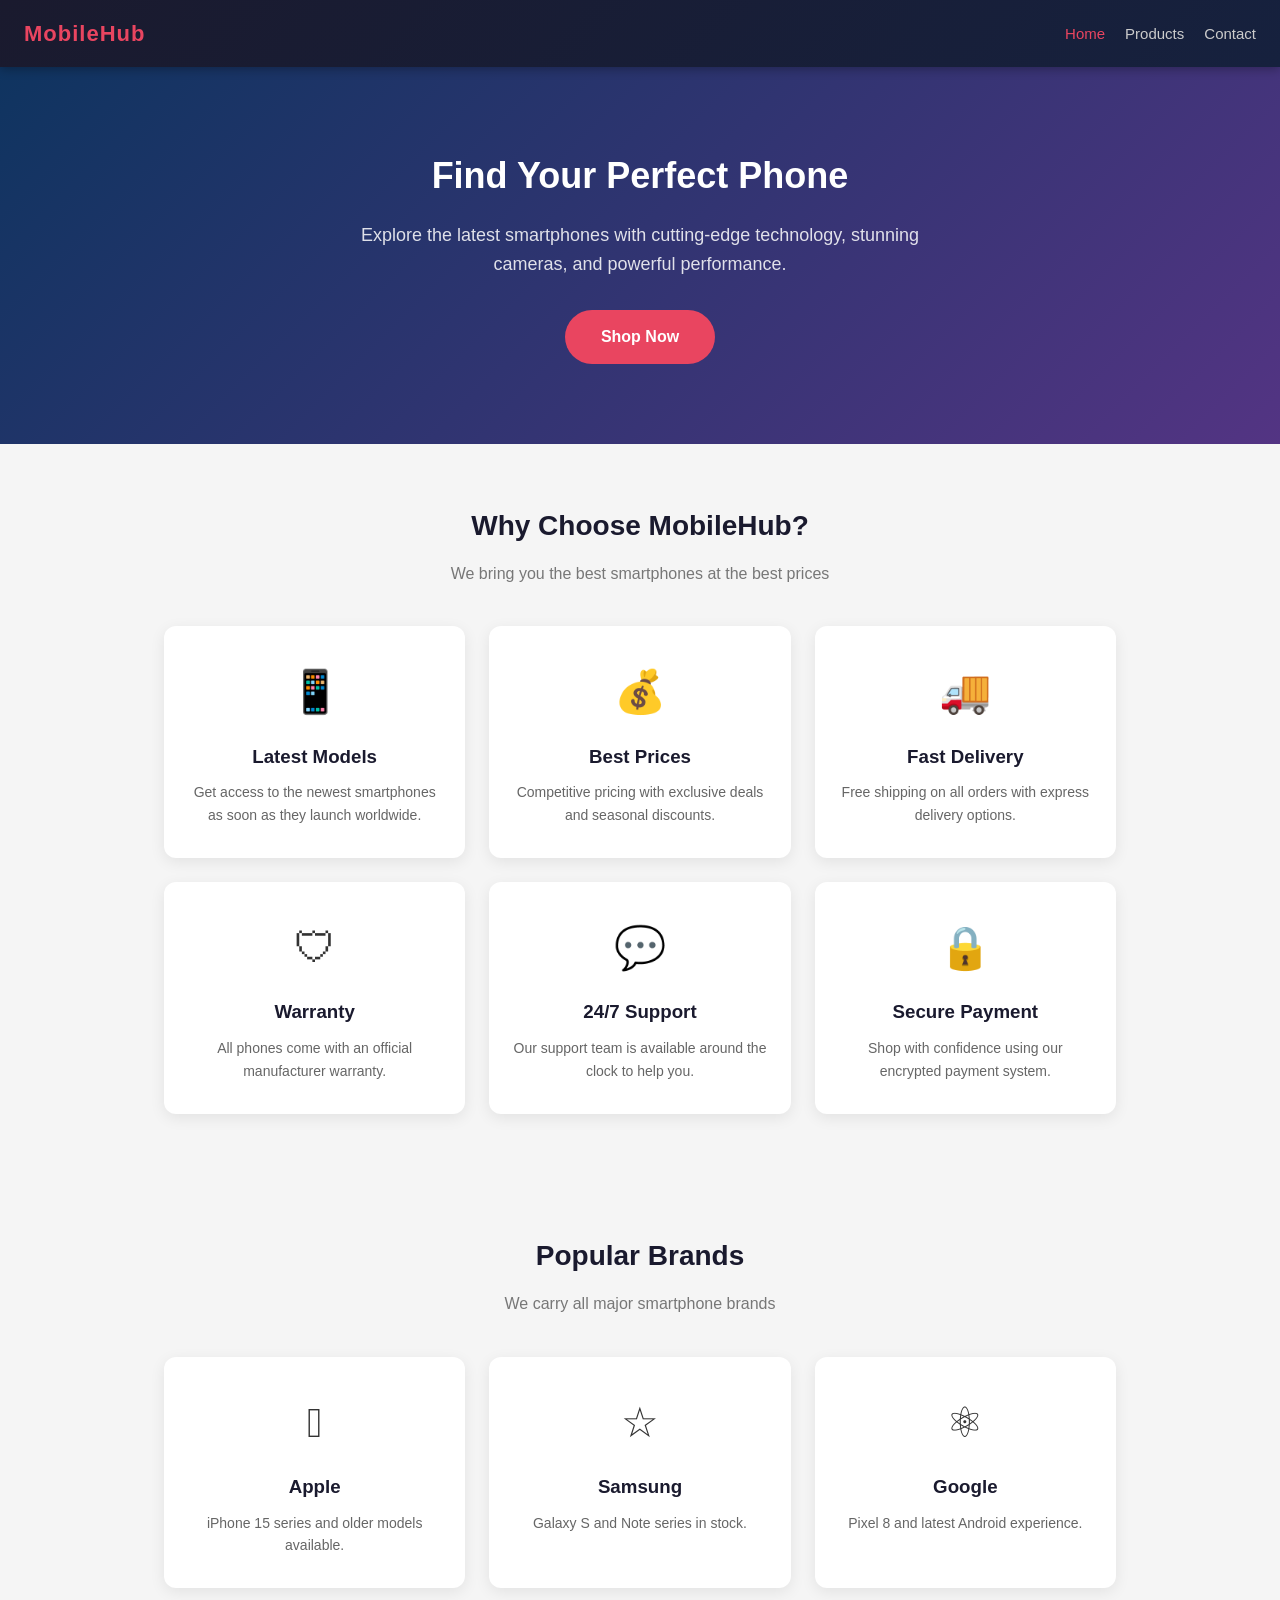
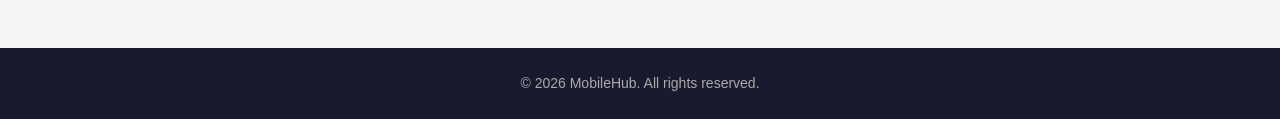
<file: index.html>
<!DOCTYPE html>
<html lang="en">
<head>
    <meta charset="UTF-8">
    <meta name="viewport" content="width=device-width, initial-scale=1.0">
    <title>MobileHub - Home</title>
    <link rel="stylesheet" href="styles.css">
</head>
<body>
    <nav>
        <a href="index.html" class="logo">MobileHub</a>
        <button class="hamburger" onclick="document.querySelector('.nav-links').classList.toggle('open')">
            <span></span><span></span><span></span>
        </button>
        <ul class="nav-links">
            <li><a href="index.html" class="active">Home</a></li>
            <li><a href="products.html">Products</a></li>
            <li><a href="contact.html">Contact</a></li>
        </ul>
    </nav>

    <section class="hero">
        <h1>Find Your Perfect Phone</h1>
        <p>Explore the latest smartphones with cutting-edge technology, stunning cameras, and powerful performance.</p>
        <a href="products.html" class="btn">Shop Now</a>
    </section>

    <section class="section">
        <h2>Why Choose MobileHub?</h2>
        <p class="subtitle">We bring you the best smartphones at the best prices</p>
        <div class="features">
            <div class="feature-card">
                <div class="icon">&#128241;</div>
                <h3>Latest Models</h3>
                <p>Get access to the newest smartphones as soon as they launch worldwide.</p>
            </div>
            <div class="feature-card">
                <div class="icon">&#128176;</div>
                <h3>Best Prices</h3>
                <p>Competitive pricing with exclusive deals and seasonal discounts.</p>
            </div>
            <div class="feature-card">
                <div class="icon">&#128666;</div>
                <h3>Fast Delivery</h3>
                <p>Free shipping on all orders with express delivery options.</p>
            </div>
            <div class="feature-card">
                <div class="icon">&#128737;</div>
                <h3>Warranty</h3>
                <p>All phones come with an official manufacturer warranty.</p>
            </div>
            <div class="feature-card">
                <div class="icon">&#128172;</div>
                <h3>24/7 Support</h3>
                <p>Our support team is available around the clock to help you.</p>
            </div>
            <div class="feature-card">
                <div class="icon">&#128274;</div>
                <h3>Secure Payment</h3>
                <p>Shop with confidence using our encrypted payment system.</p>
            </div>
        </div>
    </section>

    <section class="section">
        <h2>Popular Brands</h2>
        <p class="subtitle">We carry all major smartphone brands</p>
        <div class="features">
            <div class="feature-card">
                <div class="icon">&#63743;</div>
                <h3>Apple</h3>
                <p>iPhone 15 series and older models available.</p>
            </div>
            <div class="feature-card">
                <div class="icon">&#9734;</div>
                <h3>Samsung</h3>
                <p>Galaxy S and Note series in stock.</p>
            </div>
            <div class="feature-card">
                <div class="icon">&#9883;</div>
                <h3>Google</h3>
                <p>Pixel 8 and latest Android experience.</p>
            </div>
        </div>
    </section>

    <footer>
        <p>&copy; 2026 MobileHub. All rights reserved.</p>
    </footer>
</body>
</html>
</file>
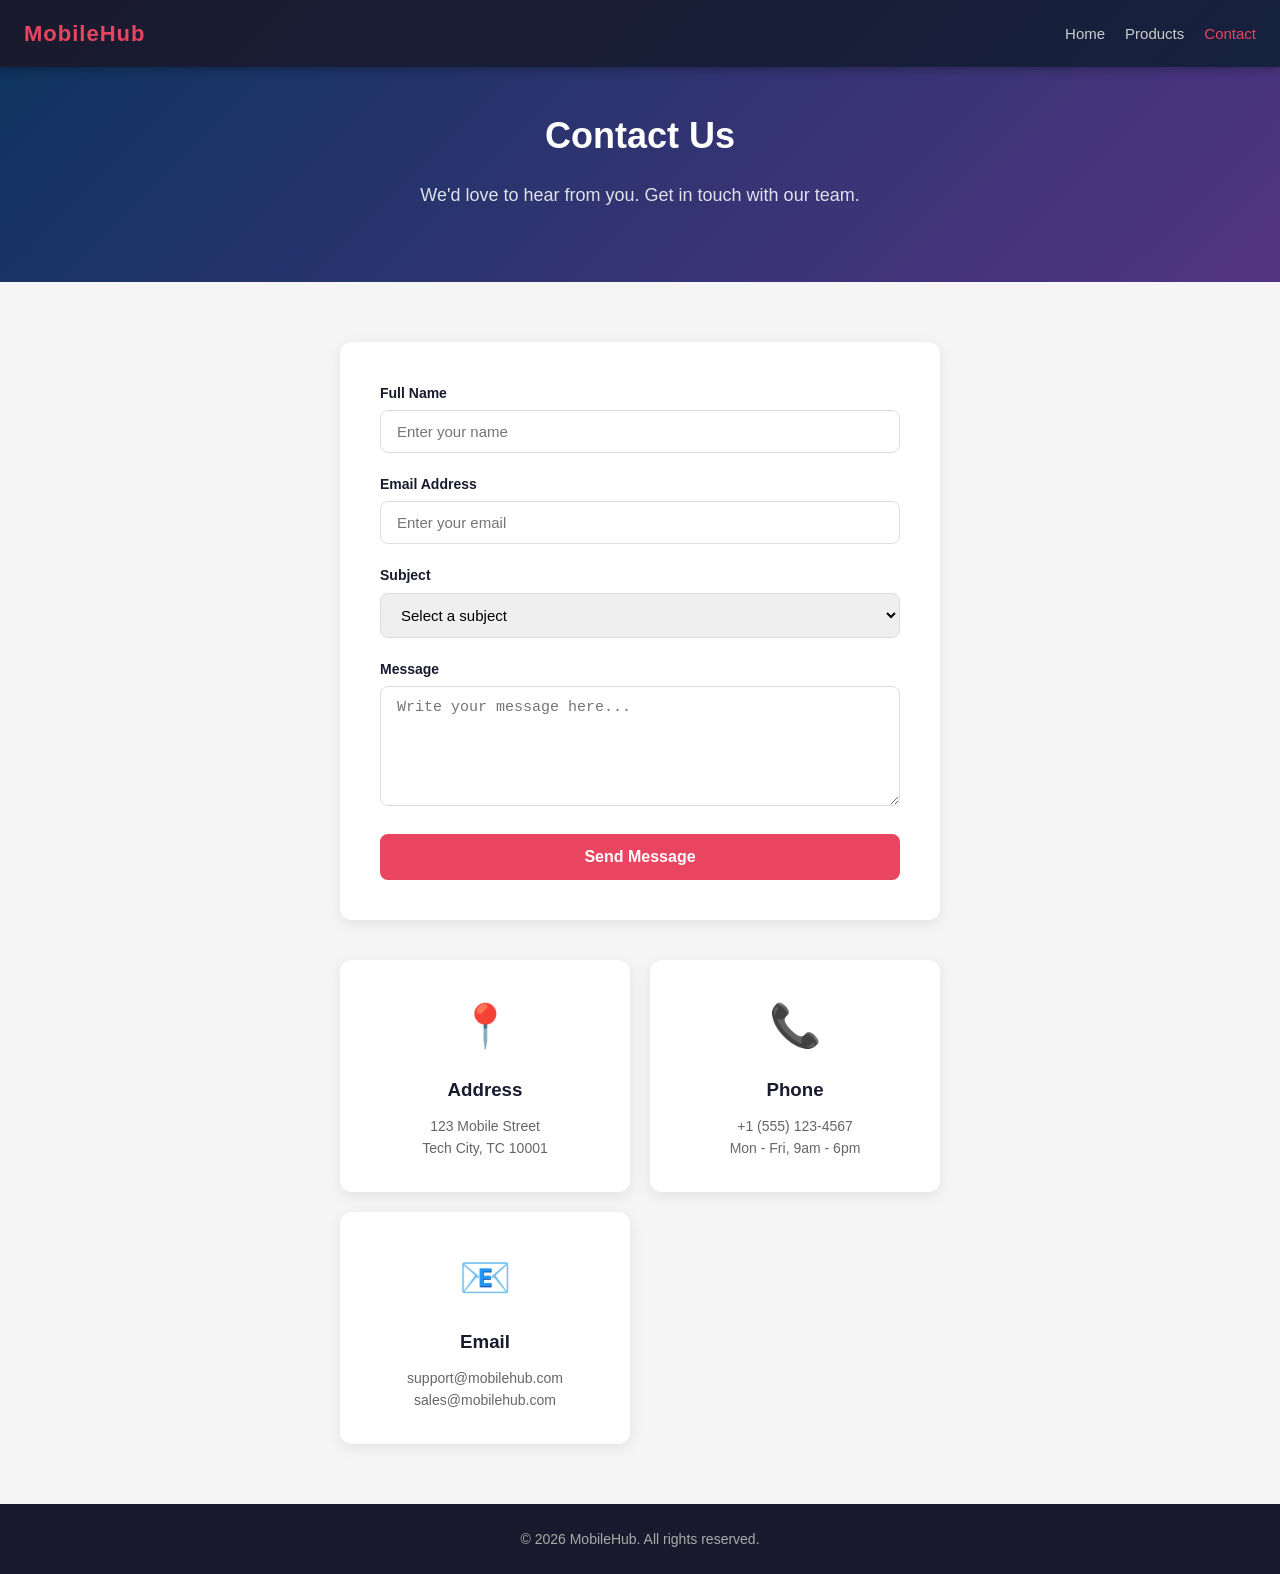
<file: contact.html>
<!DOCTYPE html>
<html lang="en">
<head>
    <meta charset="UTF-8">
    <meta name="viewport" content="width=device-width, initial-scale=1.0">
    <title>MobileHub - Contact</title>
    <link rel="stylesheet" href="styles.css">
</head>
<body>
    <nav>
        <a href="index.html" class="logo">MobileHub</a>
        <button class="hamburger" onclick="document.querySelector('.nav-links').classList.toggle('open')">
            <span></span><span></span><span></span>
        </button>
        <ul class="nav-links">
            <li><a href="index.html">Home</a></li>
            <li><a href="products.html">Products</a></li>
            <li><a href="contact.html" class="active">Contact</a></li>
        </ul>
    </nav>

    <section class="hero" style="padding: 40px 24px;">
        <h1>Contact Us</h1>
        <p>We'd love to hear from you. Get in touch with our team.</p>
    </section>

    <section class="section">
        <div class="contact-section">
            <div class="contact-form">
                <form onsubmit="handleSubmit(event)">
                    <div class="form-group">
                        <label for="name">Full Name</label>
                        <input type="text" id="name" placeholder="Enter your name" required>
                    </div>
                    <div class="form-group">
                        <label for="email">Email Address</label>
                        <input type="email" id="email" placeholder="Enter your email" required>
                    </div>
                    <div class="form-group">
                        <label for="subject">Subject</label>
                        <select id="subject" required>
                            <option value="">Select a subject</option>
                            <option value="general">General Inquiry</option>
                            <option value="support">Technical Support</option>
                            <option value="order">Order Status</option>
                            <option value="return">Returns & Refunds</option>
                            <option value="other">Other</option>
                        </select>
                    </div>
                    <div class="form-group">
                        <label for="message">Message</label>
                        <textarea id="message" placeholder="Write your message here..." required></textarea>
                    </div>
                    <button type="submit" class="btn-submit">Send Message</button>
                </form>
            </div>

            <div style="margin-top: 40px; display: grid; grid-template-columns: repeat(auto-fit, minmax(200px, 1fr)); gap: 20px;">
                <div class="feature-card">
                    <div class="icon">&#128205;</div>
                    <h3>Address</h3>
                    <p>123 Mobile Street<br>Tech City, TC 10001</p>
                </div>
                <div class="feature-card">
                    <div class="icon">&#128222;</div>
                    <h3>Phone</h3>
                    <p>+1 (555) 123-4567<br>Mon - Fri, 9am - 6pm</p>
                </div>
                <div class="feature-card">
                    <div class="icon">&#128231;</div>
                    <h3>Email</h3>
                    <p>support@mobilehub.com<br>sales@mobilehub.com</p>
                </div>
            </div>
        </div>
    </section>

    <footer>
        <p>&copy; 2026 MobileHub. All rights reserved.</p>
    </footer>

    <script>
        function handleSubmit(e) {
            e.preventDefault();
            alert('Thank you! Your message has been sent. We will get back to you shortly.');
            e.target.reset();
        }
    </script>
</body>
</html>
</file>
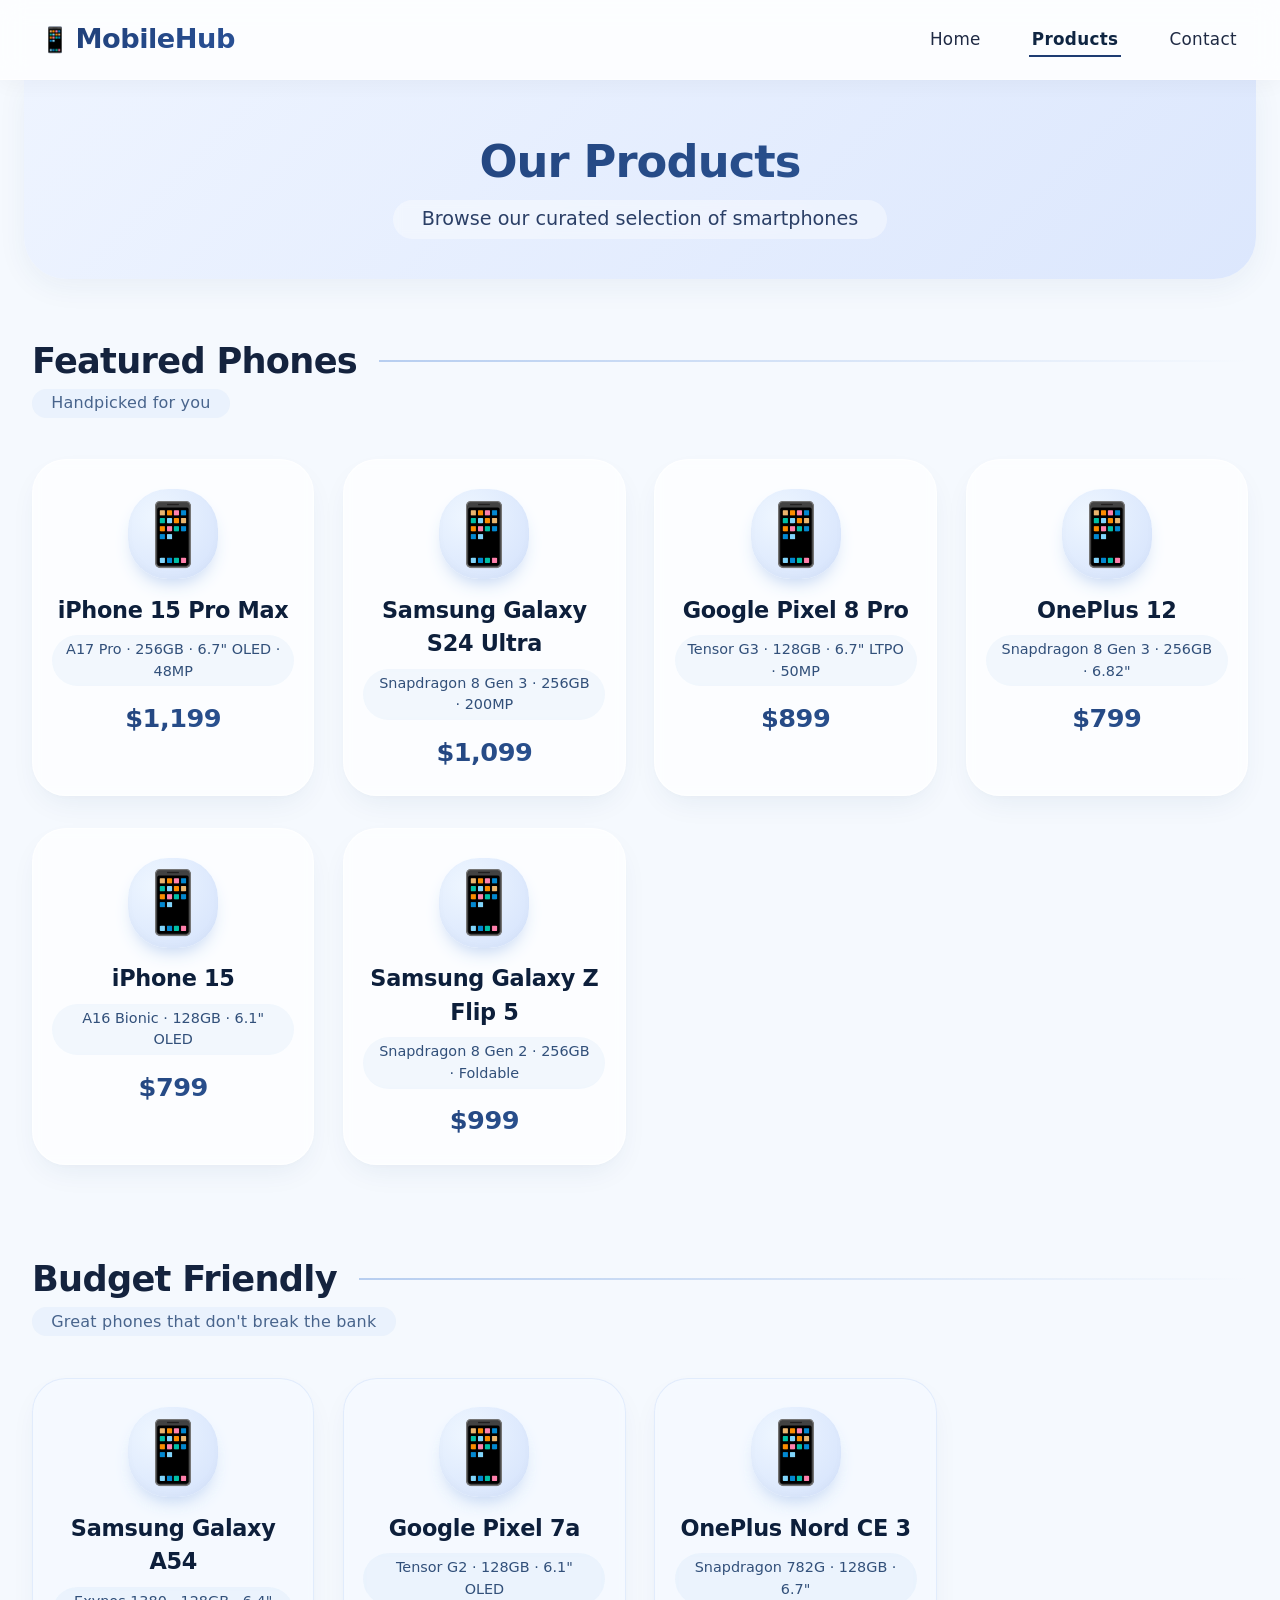
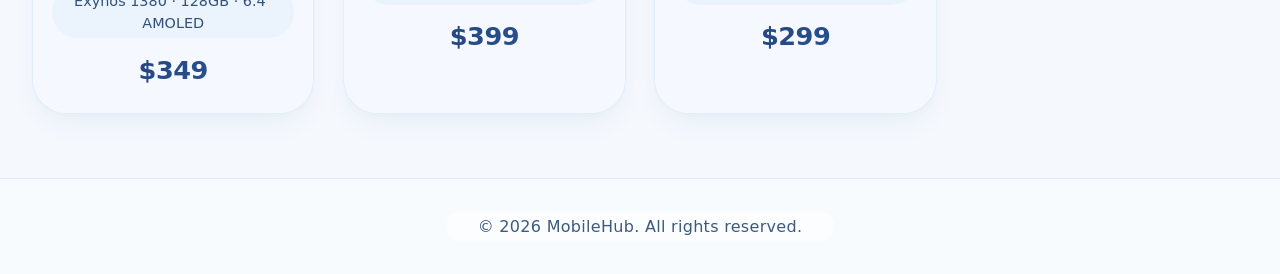
<file: products.html>
<!DOCTYPE html>
<html lang="en">
<head>
    <meta charset="UTF-8">
    <meta name="viewport" content="width=device-width, initial-scale=1.0">
    <title>MobileHub · Products</title>
    <style>
        * {
            margin: 0;
            padding: 0;
            box-sizing: border-box;
        }

        body {
            font-family: system-ui, -apple-system, 'Segoe UI', Roboto, 'Helvetica Neue', sans-serif;
            background: #f5f9fe;
            color: #1a2639;
            line-height: 1.5;
        }

        /* NAVIGATION — fresh & airy */
        nav {
            display: flex;
            justify-content: space-between;
            align-items: center;
            padding: 1.2rem 2.5rem;
            background: rgba(255, 255, 255, 0.7);
            backdrop-filter: blur(12px);
            -webkit-backdrop-filter: blur(12px);
            box-shadow: 0 4px 20px rgba(0, 20, 40, 0.04);
            border-bottom: 1px solid rgba(255, 255, 255, 0.5);
            position: sticky;
            top: 0;
            z-index: 20;
        }

        .logo {
            font-weight: 700;
            font-size: 1.7rem;
            letter-spacing: -0.5px;
            background: linear-gradient(145deg, #1e3c72, #2a5298);
            -webkit-background-clip: text;
            -webkit-text-fill-color: transparent;
            background-clip: text;
            text-decoration: none;
            display: flex;
            align-items: center;
            gap: 6px;
        }

        .logo::before {
            content: "📱";
            font-size: 1.5rem;
            -webkit-text-fill-color: initial;
        }

        .nav-links {
            display: flex;
            gap: 2.8rem;
            list-style: none;
            align-items: center;
        }

        .nav-links a {
            text-decoration: none;
            color: #1f2a44;
            font-weight: 500;
            font-size: 1.05rem;
            padding: 0.4rem 0.2rem;
            border-bottom: 2px solid transparent;
            transition: 0.25s ease;
            letter-spacing: 0.3px;
        }

        .nav-links a:hover {
            border-bottom-color: #2a5298;
            color: #0b1a33;
        }

        .nav-links a.active {
            border-bottom-color: #1e3c72;
            color: #0f2542;
            font-weight: 600;
        }

        .hamburger {
            display: none;
            flex-direction: column;
            gap: 5px;
            background: transparent;
            border: none;
            cursor: pointer;
        }

        .hamburger span {
            width: 26px;
            height: 3px;
            background: #1f2a44;
            border-radius: 6px;
            transition: 0.3s;
        }

        /* HERO — soft gradient */
        .hero {
            text-align: center;
            padding: 3rem 1.5rem 2.5rem;
            background: linear-gradient(135deg, #eef4ff 0%, #dce7fd 100%);
            border-radius: 0 0 42px 42px;
            margin: 0 1.5rem 1rem;
            box-shadow: 0 8px 30px rgba(30, 60, 114, 0.06);
        }

        .hero h1 {
            font-size: 2.8rem;
            font-weight: 700;
            letter-spacing: -0.02em;
            background: linear-gradient(145deg, #1e3c72, #2f5a9c);
            -webkit-background-clip: text;
            -webkit-text-fill-color: transparent;
            background-clip: text;
            margin-bottom: 0.3rem;
        }

        .hero p {
            font-size: 1.2rem;
            color: #2b3f66;
            background: rgba(255, 255, 255, 0.4);
            backdrop-filter: blur(4px);
            display: inline-block;
            padding: 0.3rem 1.8rem;
            border-radius: 40px;
            font-weight: 450;
        }

        /* SECTIONS */
        .section {
            max-width: 1280px;
            margin: 0 auto;
            padding: 2.5rem 2rem 3rem;
        }

        .section h2 {
            font-size: 2.2rem;
            font-weight: 650;
            letter-spacing: -0.02em;
            color: #14233e;
            display: flex;
            align-items: center;
            gap: 12px;
        }

        .section h2::after {
            content: "";
            flex: 1;
            height: 2px;
            background: linear-gradient(90deg, #b7cef0, transparent);
            margin-left: 10px;
        }

        .subtitle {
            font-size: 1rem;
            color: #48648c;
            margin-top: 0.1rem;
            margin-bottom: 2rem;
            font-weight: 450;
            letter-spacing: 0.2px;
            background: rgba(200, 218, 245, 0.25);
            display: inline-block;
            padding: 0.15rem 1.2rem;
            border-radius: 30px;
        }

        /* GRID */
        .products-grid {
            display: grid;
            grid-template-columns: repeat(auto-fill, minmax(270px, 1fr));
            gap: 2rem 1.8rem;
            margin-top: 0.6rem;
        }

        /* CARDS — glassmorphism + subtle shadows */
        .product-card {
            background: rgba(255, 255, 255, 0.7);
            backdrop-filter: blur(6px);
            -webkit-backdrop-filter: blur(6px);
            border-radius: 34px;
            padding: 1.8rem 1.2rem 1.5rem;
            box-shadow: 0 12px 30px -8px rgba(30, 60, 114, 0.08), 0 2px 6px rgba(0,0,0,0.02);
            border: 1px solid rgba(255, 255, 255, 0.7);
            transition: all 0.25s ease;
            display: flex;
            flex-direction: column;
            align-items: center;
            text-align: center;
        }

        .product-card:hover {
            transform: translateY(-6px);
            box-shadow: 0 24px 48px -16px rgba(26, 55, 110, 0.18), 0 4px 12px rgba(0,0,0,0.02);
            background: rgba(255, 255, 255, 0.82);
            border-color: rgba(255, 255, 255, 0.9);
        }

        .product-img {
            font-size: 3.8rem;
            line-height: 1.1;
            margin-bottom: 0.5rem;
            background: radial-gradient(circle at 30% 30%, #eef6ff, #d4e2fc);
            width: 90px;
            height: 90px;
            display: flex;
            align-items: center;
            justify-content: center;
            border-radius: 40px;
            box-shadow: inset 0 -4px 8px rgba(0,0,0,0.02), 0 10px 20px -8px #b7cef0;
            transition: 0.2s;
        }

        .product-card:hover .product-img {
            transform: scale(1.02);
            background: radial-gradient(circle at 30% 30%, #f0f7ff, #c9ddfa);
        }

        .product-info h3 {
            font-size: 1.4rem;
            font-weight: 650;
            color: #0d1f3b;
            margin: 0.4rem 0 0.2rem;
            letter-spacing: -0.3px;
        }

        .specs {
            font-size: 0.9rem;
            color: #32507a;
            background: rgba(190, 212, 245, 0.2);
            padding: 0.25rem 0.8rem;
            border-radius: 40px;
            display: inline-block;
            margin: 0.3rem 0 0.6rem;
            backdrop-filter: blur(2px);
            font-weight: 450;
        }

        .price {
            font-weight: 700;
            font-size: 1.6rem;
            letter-spacing: -0.5px;
            color: #1a3d70;
            background: linear-gradient(135deg, #1e3c72, #2f5a9c);
            -webkit-background-clip: text;
            -webkit-text-fill-color: transparent;
            background-clip: text;
            margin-top: 0.2rem;
        }

        /* budget cards slight variation */
        .section:last-of-type .product-card {
            background: rgba(245, 250, 255, 0.7);
            backdrop-filter: blur(4px);
            border-color: rgba(210, 225, 250, 0.6);
        }

        /* FOOTER */
        footer {
            text-align: center;
            padding: 2rem 1.5rem;
            margin-top: 1rem;
            color: #3c5a7d;
            border-top: 1px solid rgba(160, 188, 226, 0.25);
            background: rgba(255, 255, 255, 0.3);
            backdrop-filter: blur(4px);
            font-weight: 400;
            letter-spacing: 0.3px;
        }

        footer p {
            background: rgba(255, 255, 255, 0.2);
            display: inline-block;
            padding: 0.2rem 2rem;
            border-radius: 40px;
            backdrop-filter: blur(2px);
        }

        /* RESPONSIVE */
        @media (max-width: 760px) {
            nav {
                padding: 1rem 1.5rem;
                flex-wrap: wrap;
            }
            .nav-links {
                display: none;
                flex-direction: column;
                width: 100%;
                gap: 0.8rem;
                padding: 1.2rem 0 0.5rem;
                background: rgba(255, 255, 255, 0.6);
                backdrop-filter: blur(12px);
                border-radius: 32px;
                margin-top: 0.5rem;
            }
            .nav-links.open {
                display: flex;
            }
            .hamburger {
                display: flex;
            }
            .hero h1 {
                font-size: 2.2rem;
            }
            .section {
                padding: 1.5rem 1rem;
            }
            .section h2 {
                font-size: 1.8rem;
            }
            .products-grid {
                grid-template-columns: repeat(auto-fill, minmax(220px, 1fr));
                gap: 1.2rem;
            }
        }

        @media (max-width: 480px) {
            .hero {
                margin: 0 0.5rem 1rem;
                border-radius: 30px;
                padding: 2rem 1rem;
            }
            .hero h1 {
                font-size: 1.9rem;
            }
            .product-card {
                padding: 1.2rem 0.8rem;
            }
            .product-img {
                width: 75px;
                height: 75px;
                font-size: 3rem;
            }
        }
    </style>
</head>
<body>
    <nav>
        <a href="index.html" class="logo">MobileHub</a>
        <button class="hamburger" onclick="document.querySelector('.nav-links').classList.toggle('open')" aria-label="Toggle navigation">
            <span></span><span></span><span></span>
        </button>
        <ul class="nav-links">
            <li><a href="index.html">Home</a></li>
            <li><a href="products.html" class="active">Products</a></li>
            <li><a href="contact.html">Contact</a></li>
        </ul>
    </nav>

    <section class="hero">
        <h1>Our Products</h1>
        <p>Browse our curated selection of smartphones</p>
    </section>

    <section class="section">
        <h2>Featured Phones</h2>
        <p class="subtitle">Handpicked for you</p>
        <div class="products-grid">
            <div class="product-card">
                <div class="product-img">📱</div>
                <div class="product-info">
                    <h3>iPhone 15 Pro Max</h3>
                    <p class="specs">A17 Pro · 256GB · 6.7" OLED · 48MP</p>
                    <p class="price">$1,199</p>
                </div>
            </div>
            <div class="product-card">
                <div class="product-img">📱</div>
                <div class="product-info">
                    <h3>Samsung Galaxy S24 Ultra</h3>
                    <p class="specs">Snapdragon 8 Gen 3 · 256GB · 200MP</p>
                    <p class="price">$1,099</p>
                </div>
            </div>
            <div class="product-card">
                <div class="product-img">📱</div>
                <div class="product-info">
                    <h3>Google Pixel 8 Pro</h3>
                    <p class="specs">Tensor G3 · 128GB · 6.7" LTPO · 50MP</p>
                    <p class="price">$899</p>
                </div>
            </div>
            <div class="product-card">
                <div class="product-img">📱</div>
                <div class="product-info">
                    <h3>OnePlus 12</h3>
                    <p class="specs">Snapdragon 8 Gen 3 · 256GB · 6.82"</p>
                    <p class="price">$799</p>
                </div>
            </div>
            <div class="product-card">
                <div class="product-img">📱</div>
                <div class="product-info">
                    <h3>iPhone 15</h3>
                    <p class="specs">A16 Bionic · 128GB · 6.1" OLED</p>
                    <p class="price">$799</p>
                </div>
            </div>
            <div class="product-card">
                <div class="product-img">📱</div>
                <div class="product-info">
                    <h3>Samsung Galaxy Z Flip 5</h3>
                    <p class="specs">Snapdragon 8 Gen 2 · 256GB · Foldable</p>
                    <p class="price">$999</p>
                </div>
            </div>
        </div>
    </section>

    <section class="section">
        <h2>Budget Friendly</h2>
        <p class="subtitle">Great phones that don't break the bank</p>
        <div class="products-grid">
            <div class="product-card">
                <div class="product-img">📱</div>
                <div class="product-info">
                    <h3>Samsung Galaxy A54</h3>
                    <p class="specs">Exynos 1380 · 128GB · 6.4" AMOLED</p>
                    <p class="price">$349</p>
                </div>
            </div>
            <div class="product-card">
                <div class="product-img">📱</div>
                <div class="product-info">
                    <h3>Google Pixel 7a</h3>
                    <p class="specs">Tensor G2 · 128GB · 6.1" OLED</p>
                    <p class="price">$399</p>
                </div>
            </div>
            <div class="product-card">
                <div class="product-img">📱</div>
                <div class="product-info">
                    <h3>OnePlus Nord CE 3</h3>
                    <p class="specs">Snapdragon 782G · 128GB · 6.7"</p>
                    <p class="price">$299</p>
                </div>
            </div>
        </div>
    </section>

    <footer>
        <p>&copy; 2026 MobileHub. All rights reserved.</p>
    </footer>

    <script>
        // optional: close mobile menu on link click (better UX)
        document.querySelectorAll('.nav-links a').forEach(link => {
            link.addEventListener('click', () => {
                document.querySelector('.nav-links').classList.remove('open');
            });
        });
    </script>
</body>
</html>
</file>
<file: styles.css>
* {
    margin: 0;
    padding: 0;
    box-sizing: border-box;
}

body {
    font-family: 'Segoe UI', Tahoma, Geneva, Verdana, sans-serif;
    background: #f5f5f5;
    color: #333;
    line-height: 1.6;
}

nav {
    background: linear-gradient(135deg, #1a1a2e, #16213e);
    padding: 16px 24px;
    display: flex;
    justify-content: space-between;
    align-items: center;
    position: sticky;
    top: 0;
    z-index: 100;
    box-shadow: 0 2px 10px rgba(0, 0, 0, 0.3);
}

nav .logo {
    color: #e94560;
    font-size: 22px;
    font-weight: 700;
    text-decoration: none;
    letter-spacing: 1px;
}

nav .nav-links {
    display: flex;
    gap: 20px;
    list-style: none;
}

nav .nav-links a {
    color: #ccc;
    text-decoration: none;
    font-size: 15px;
    transition: color 0.3s;
}

nav .nav-links a:hover,
nav .nav-links a.active {
    color: #e94560;
}

.hamburger {
    display: none;
    flex-direction: column;
    gap: 5px;
    cursor: pointer;
    background: none;
    border: none;
}

.hamburger span {
    width: 25px;
    height: 3px;
    background: #ccc;
    border-radius: 2px;
    transition: 0.3s;
}

.hero {
    background: linear-gradient(135deg, #0f3460, #533483);
    color: #fff;
    text-align: center;
    padding: 80px 24px;
}

.hero h1 {
    font-size: 36px;
    margin-bottom: 16px;
}

.hero p {
    font-size: 18px;
    opacity: 0.85;
    max-width: 600px;
    margin: 0 auto 32px;
}

.btn {
    display: inline-block;
    background: #e94560;
    color: #fff;
    padding: 14px 36px;
    border-radius: 30px;
    text-decoration: none;
    font-weight: 600;
    transition: background 0.3s, transform 0.2s;
}

.btn:hover {
    background: #c73650;
    transform: translateY(-2px);
}

.section {
    padding: 60px 24px;
    max-width: 1000px;
    margin: 0 auto;
}

.section h2 {
    text-align: center;
    font-size: 28px;
    margin-bottom: 12px;
    color: #1a1a2e;
}

.section .subtitle {
    text-align: center;
    color: #777;
    margin-bottom: 40px;
}

.features {
    display: grid;
    grid-template-columns: repeat(auto-fit, minmax(250px, 1fr));
    gap: 24px;
}

.feature-card {
    background: #fff;
    padding: 32px 24px;
    border-radius: 12px;
    text-align: center;
    box-shadow: 0 4px 15px rgba(0, 0, 0, 0.08);
    transition: transform 0.3s;
}

.feature-card:hover {
    transform: translateY(-5px);
}

.feature-card .icon {
    font-size: 42px;
    margin-bottom: 16px;
}

.feature-card h3 {
    margin-bottom: 10px;
    color: #1a1a2e;
}

.feature-card p {
    color: #666;
    font-size: 14px;
}

.products-grid {
    display: grid;
    grid-template-columns: repeat(auto-fit, minmax(260px, 1fr));
    gap: 24px;
}

.product-card {
    background: #fff;
    border-radius: 12px;
    overflow: hidden;
    box-shadow: 0 4px 15px rgba(0, 0, 0, 0.08);
    transition: transform 0.3s;
}

.product-card:hover {
    transform: translateY(-5px);
}

.product-card .product-img {
    width: 100%;
    height: 200px;
    object-fit: cover;
    background: linear-gradient(135deg, #e0e0e0, #c0c0c0);
    display: flex;
    align-items: center;
    justify-content: center;
    font-size: 60px;
}

.product-card .product-info {
    padding: 20px;
}

.product-card h3 {
    margin-bottom: 6px;
    color: #1a1a2e;
}

.product-card .specs {
    font-size: 13px;
    color: #888;
    margin-bottom: 10px;
}

.product-card .price {
    font-size: 20px;
    font-weight: 700;
    color: #e94560;
}

.contact-section {
    max-width: 600px;
    margin: 0 auto;
}

.contact-form {
    background: #fff;
    padding: 40px;
    border-radius: 12px;
    box-shadow: 0 4px 15px rgba(0, 0, 0, 0.08);
}

.form-group {
    margin-bottom: 20px;
}

.form-group label {
    display: block;
    margin-bottom: 6px;
    font-weight: 600;
    color: #1a1a2e;
    font-size: 14px;
}

.form-group input,
.form-group textarea,
.form-group select {
    width: 100%;
    padding: 12px 16px;
    border: 1px solid #ddd;
    border-radius: 8px;
    font-size: 15px;
    transition: border 0.3s;
}

.form-group input:focus,
.form-group textarea:focus,
.form-group select:focus {
    outline: none;
    border-color: #e94560;
}

.form-group textarea {
    height: 120px;
    resize: vertical;
}

.btn-submit {
    width: 100%;
    padding: 14px;
    background: #e94560;
    color: #fff;
    border: none;
    border-radius: 8px;
    font-size: 16px;
    font-weight: 600;
    cursor: pointer;
    transition: background 0.3s;
}

.btn-submit:hover {
    background: #c73650;
}

footer {
    background: #1a1a2e;
    color: #aaa;
    text-align: center;
    padding: 24px;
    font-size: 14px;
}

@media (max-width: 768px) {
    .hamburger {
        display: flex;
    }

    nav .nav-links {
        display: none;
        position: absolute;
        top: 60px;
        right: 0;
        background: #16213e;
        flex-direction: column;
        padding: 20px;
        gap: 16px;
        border-radius: 0 0 0 12px;
        box-shadow: 0 4px 15px rgba(0, 0, 0, 0.3);
    }

    nav .nav-links.open {
        display: flex;
    }

    .hero h1 {
        font-size: 26px;
    }

    .hero p {
        font-size: 15px;
    }

    .section h2 {
        font-size: 22px;
    }

    .contact-form {
        padding: 24px;
    }
}
</file>
